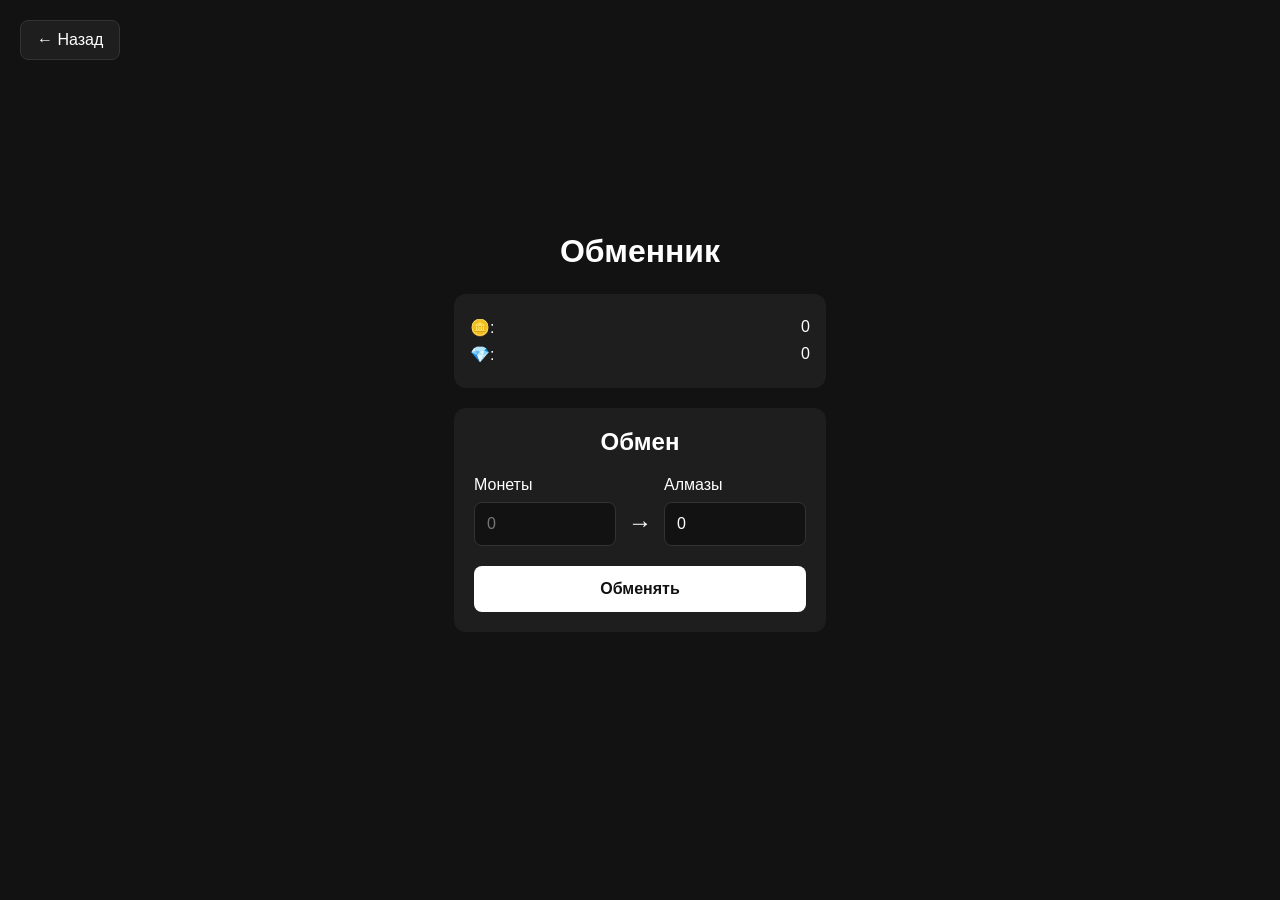
<file: exchange/index.html>
<!DOCTYPE html>
<html lang="ru">
<head>
    <meta charset="UTF-8">
    <meta name="viewport" content="width=device-width, initial-scale=1.0">
    <title>Обменник</title>
    <link rel="stylesheet" href="style.css">
</head>
<body>

    <button id="backButton">← Назад</button>

    <main class="exchange">
        <h1>Обменник</h1>

        <div class="balance">
            <p>🪙: <span id="coins">0</span></p>
            <p>💎: <span id="diamonds">0</span></p>
        </div>

        <section class="exchange-box">
            <h2>Обмен</h2>

            <div class="exchange-row">
                <div class="currency">
                    <span>Монеты</span>
                    <input
                        type="number"
                        id="coinsInput"
                        min="0"
                        placeholder="0"
                    >
                </div>

                <span class="arrow">→</span>

                <div class="currency">
                    <span>Алмазы</span>
                    <div id="diamondsOutput">0</div>
                </div>
            </div>

            <button id="exchangeButton">Обменять</button>
        </section>

        <p id="message"></p>
    </main>

    <script src="script.js"></script>
</body>
</html>
</file>
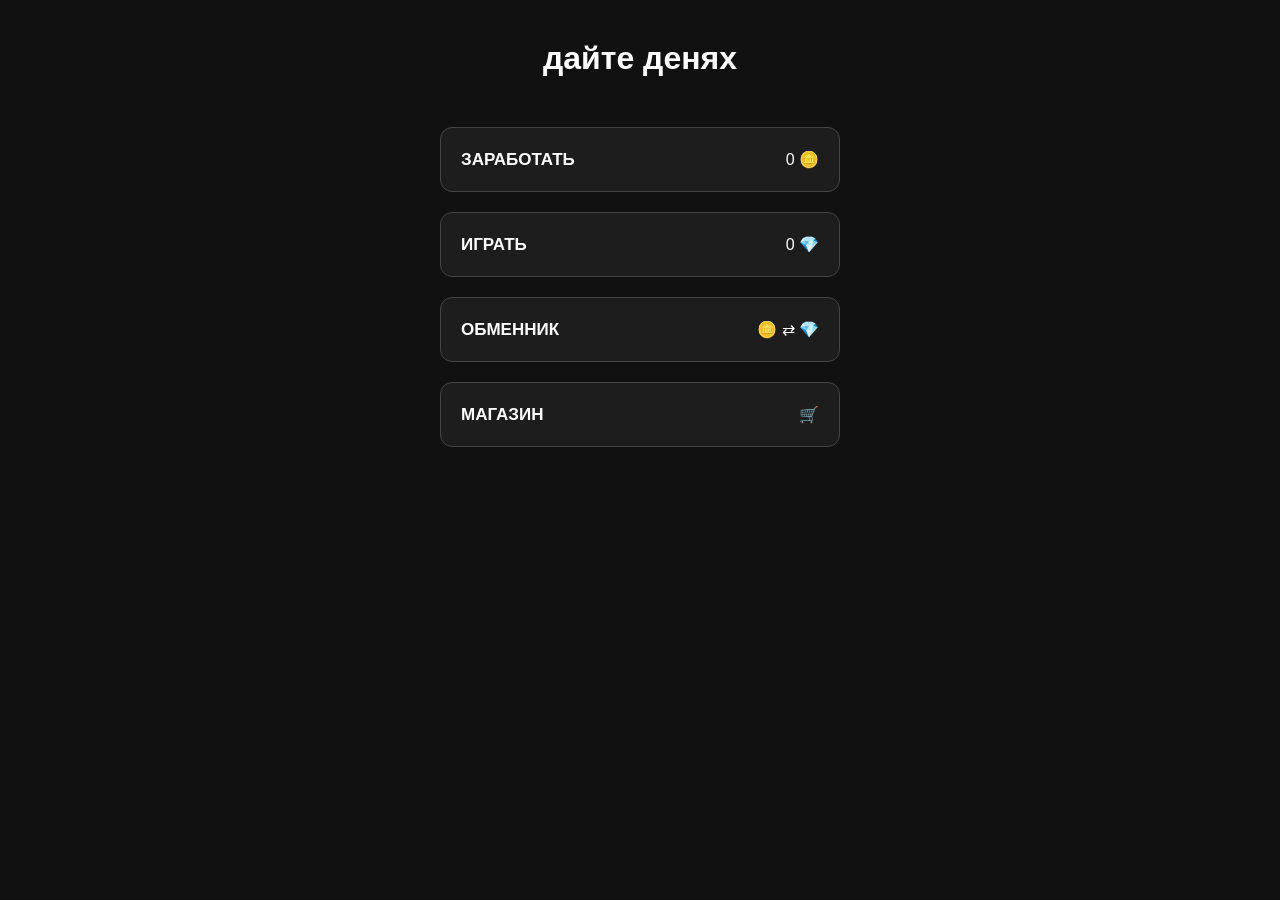
<file: menu/index.html>
<!DOCTYPE html>
<html lang="ru">

<head>
    <meta charset="UTF-8">

    <!-- Чтобы страница нормально отображалась на телефоне -->
    <meta name="viewport" content="width=device-width, initial-scale=1.0">

    <title>Scarpia</title>

    <!-- Подключаем оформление меню -->
    <link rel="stylesheet" href="style.css">
</head>

<body>

    <!-- Название приложения -->
    <h1>дайте денях</h1>


    <!-- Кнопка "Заработать" -->
    <button id="earnButton">
        ЗАРАБОТАТЬ
        <span id="coinsBalance">0 🪙</span>
    </button>


    <!-- Кнопка "Играть" -->
    <button id="playButton">
        ИГРАТЬ
        <span id="gemsBalance">0 💎</span>
    </button>


    <!-- Кнопка "Обменник" -->
    <button id="exchangeButton">
        ОБМЕННИК
        <span>🪙 ⇄ 💎</span>
    </button>


    <!-- Кнопка "Магазин" -->
    <button id="shopButton">
        МАГАЗИН
        <span>🛒</span>
    </button>

    <!-- Общее хранилище валют -->
    <script src="../common/storage.js"></script>

    <!-- JavaScript меню -->
    <script src="script.js"></script>

</body>

</html>
</file>
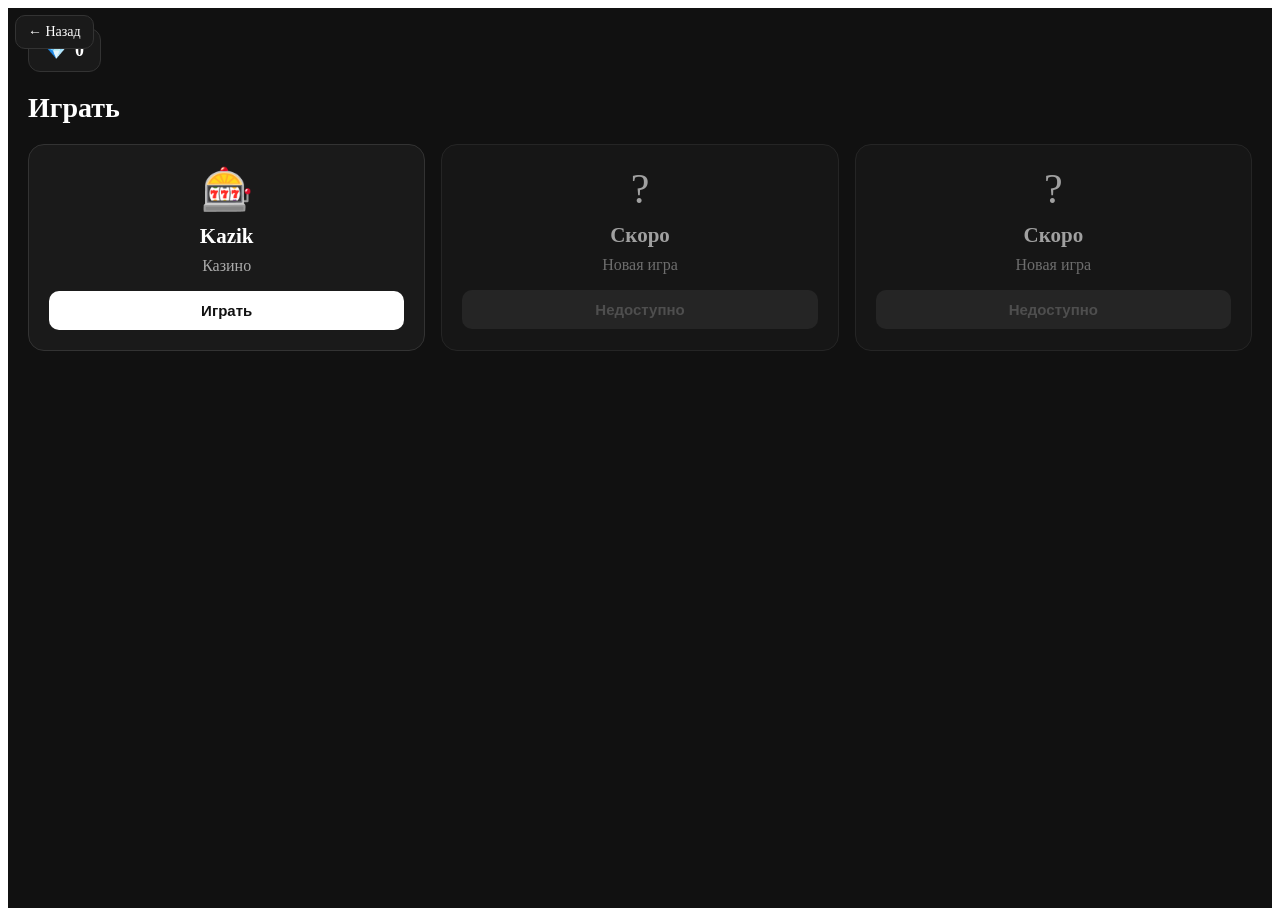
<file: play/index.html>
<!DOCTYPE html>
<html lang="ru">
<head>
    <meta charset="UTF-8">
    <meta name="viewport" content="width=device-width, initial-scale=1.0">

    <title>Играть</title>

    <link rel="stylesheet" href="style.css">
</head>

<body>

    <div id="playPage">

        <a href="../menu/index.html" class="backButton">← Назад</a>

        <div class="balance">
            <span>💎</span>
            <span id="zxcv">0</span>
        </div>

        <h1>Играть</h1>

        <div class="games-grid">

            <!-- Kazik -->
            <div class="game-card" id="kazikGame">
                <div class="game-icon">🎰</div>
                <h2>Kazik</h2>
                <p>Казино</p>
                <button id="kazikButton">Играть</button>
            </div>

            <!-- Заглушка -->
            <div class="game-card placeholder">
                <div class="game-icon">?</div>
                <h2>Скоро</h2>
                <p>Новая игра</p>
                <button disabled>Недоступно</button>
            </div>

            <!-- Заглушка -->
            <div class="game-card placeholder">
                <div class="game-icon">?</div>
                <h2>Скоро</h2>
                <p>Новая игра</p>
                <button disabled>Недоступно</button>
            </div>

        </div>

    </div>

    <script src="script.js"></script>
</body>
</html>
</file>
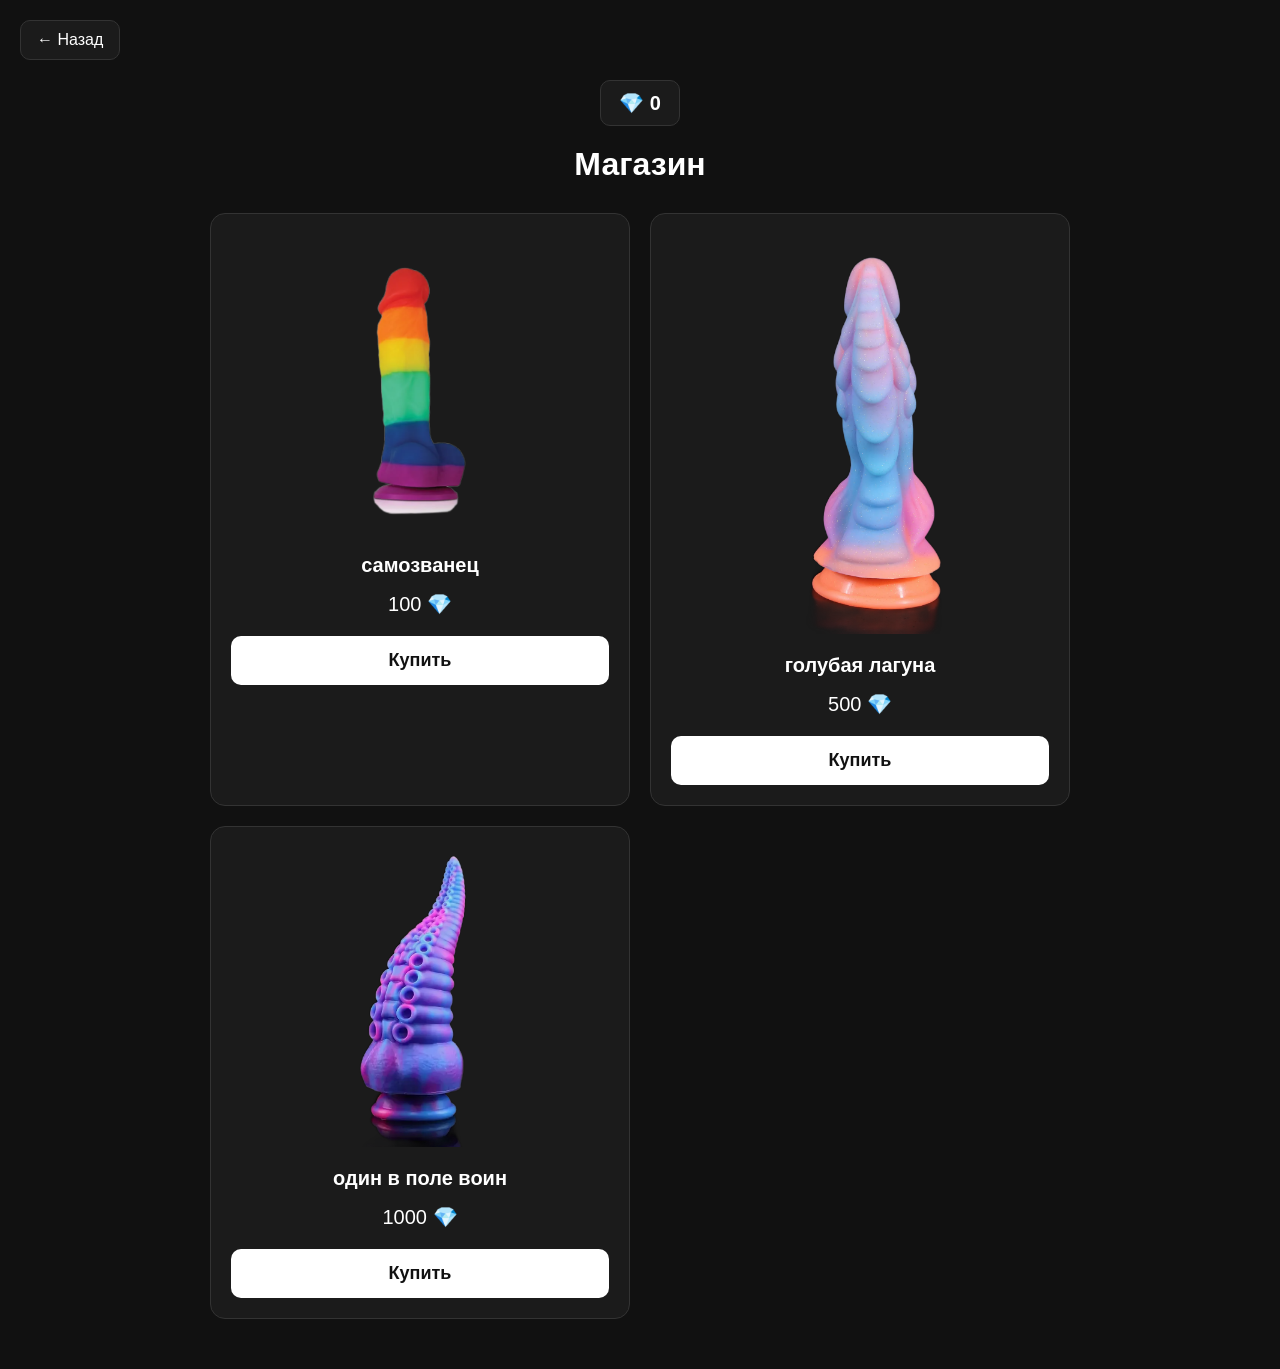
<file: shop/index.html>
<!DOCTYPE html>
<html lang="ru">
<head>
    <meta charset="UTF-8">
    <meta name="viewport" content="width=device-width, initial-scale=1.0">

    <title>Магазин</title>

    <link rel="stylesheet" href="style.css">
</head>

<body>

<body>

    <!-- Кнопка возврата в меню -->
    <button id="backButton">← Назад</button>


    <!-- Основная часть магазина -->
<main class="shop">

    <!-- Общий баланс кристаллов -->
<div class="balance">
    💎 <span id="crystalsBalance">0</span>
</div>

    <!-- Заголовок магазина -->
    <h1>Магазин</h1>

    <!-- Контейнер со всеми товарами -->
    <div class="products">

        <!-- Первая карточка товара -->
        <div class="product">

            <!-- Картинка товара -->
            <img src="qa2.png" alt="самозванец">

            <!-- Название товара -->
            <h2>самозванец</h2>

            <!-- Цена товара -->
            <p class="price">
                100 💎
            </p>

            <!--
                data-price хранит цену товара.
                JS будет брать её автоматически.
            -->
            <button class="buyButton" data-price="100">
                Купить
            </button>

        </div>

        <!-- Вторая карточка товара -->
<div class="product">

    <!-- Картинка второго товара -->
    <img src="qa1.png" alt="голубая лагуна">

    <!-- Название второго товара -->
    <h2>голубая лагуна</h2>

    <!-- Цена второго товара -->
    <p class="price">
        500 💎
    </p>

    <!-- Кнопка покупки -->
    <button class="buyButton" data-price="500">
        Купить
    </button>

</div>

        <!-- Третья карточка товара -->
<div class="product">

    <!-- Картинка товара -->
    <img src="qa.png" alt="один в поле воин">

    <!-- Название товара -->
    <h2>один в поле воин</h2>

    <!-- Цена товара -->
    <p class="price">
        1000 💎
    </p>

    <!-- Кнопка покупки -->
    <button class="buyButton" data-price="1000">
        Купить
    </button>

</div>

        <!--
            ЗДЕСЬ ПОТОМ МОЖНО ДОБАВЛЯТЬ НОВЫЕ КАРТОЧКИ
        -->

    </div>

    <!-- Сообщение после покупки -->
    <p id="message"></p>

</main>

    <script src="script.js"></script>

</body>
</html>
</file>
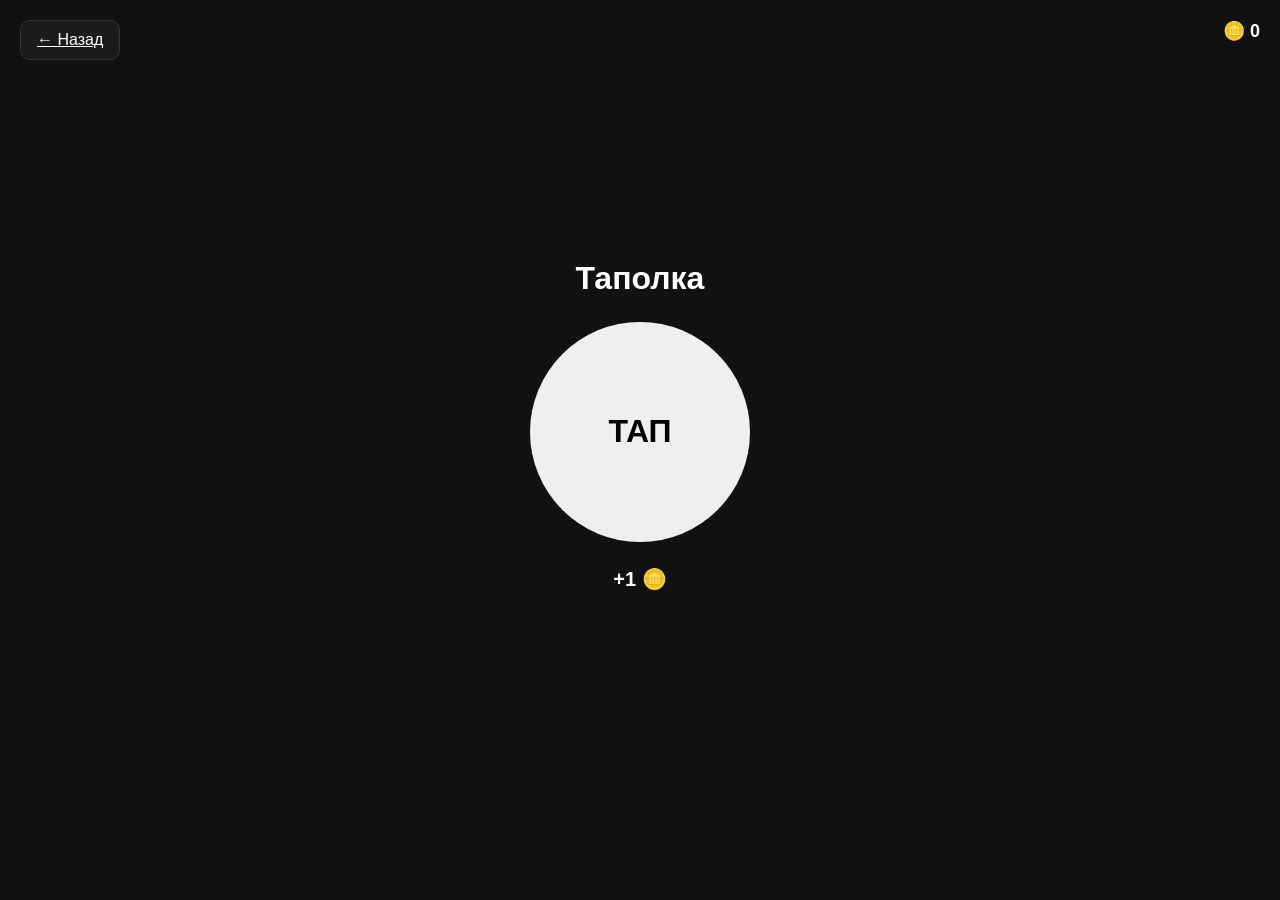
<file: earn/games/tapok/index.html>
<!DOCTYPE html>
<html lang="ru">
<head>
    <meta charset="UTF-8">
    <meta name="viewport" content="width=device-width, initial-scale=1.0">

    <title>Таполка</title>

    <link rel="stylesheet" href="style.css">
</head>

<body>

    <!-- Кнопка назад в раздел заработка -->
<a href="../../index.html" class="backButton">← Назад</a>
    
    <!-- Баланс -->
    <div class="balance">
        🪙 <span id="balance">0</span>
    </div>

    <!-- Игра -->
    <main class="game">

        <h1>Таполка</h1>

        <div class="tap-area">
            <button id="tapButton">ТАП</button>
        </div>

        <div class="reward">
            +1 🪙
        </div>

    </main>

    <script src="script.js"></script>

</body>
</html>
</file>
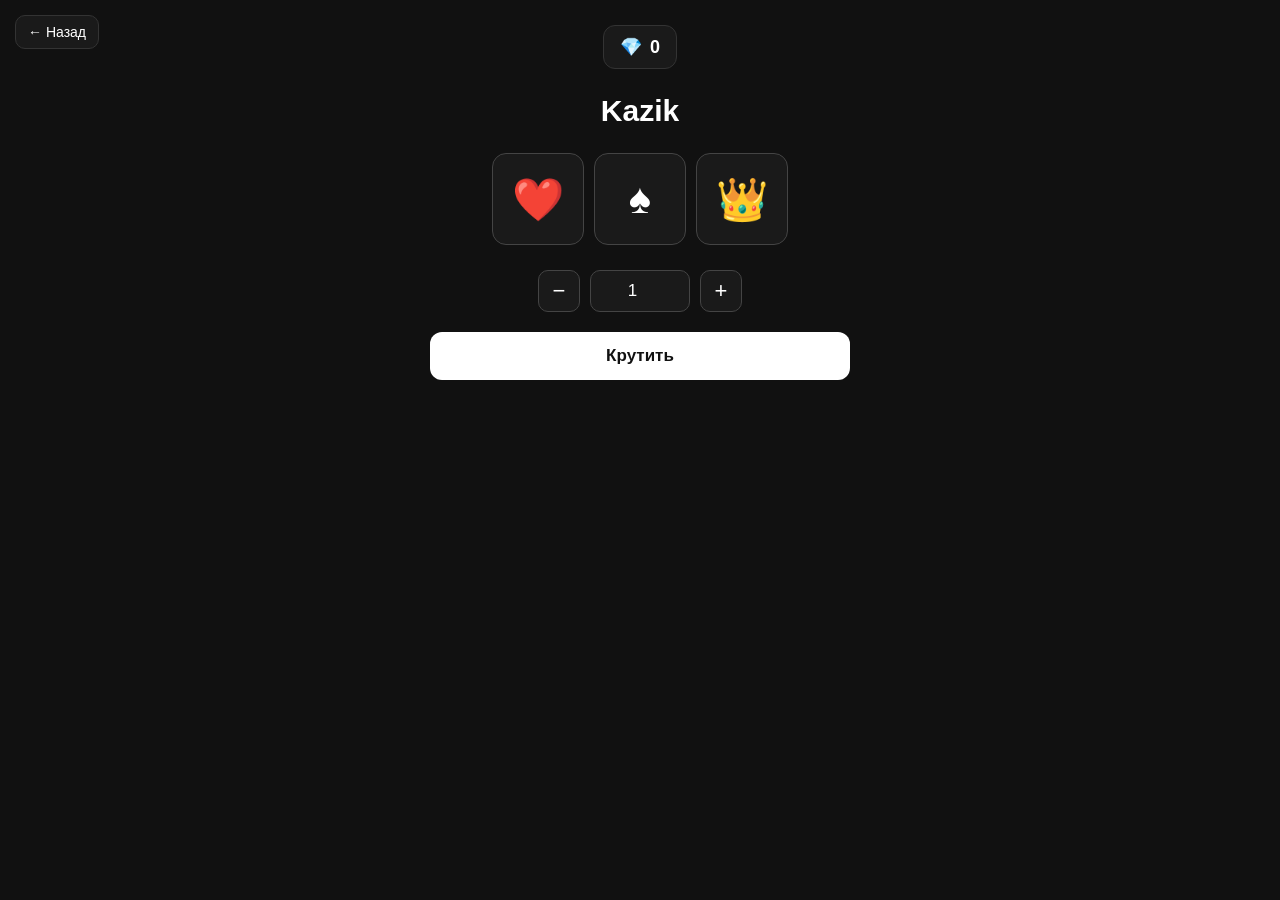
<file: play/games/kazik/index.html>
<!DOCTYPE html>
<html lang="ru">
<head>
    <meta charset="UTF-8">
    <meta name="viewport" content="width=device-width, initial-scale=1.0">

    <title>Kazik</title>

    <link rel="stylesheet" href="style.css">
</head>

<body>

    <!-- Кнопка назад -->
<a href="../../index.html" class="backButton">← Назад</a>

    <main class="kazik">

        <!-- Баланс -->
        <div class="balance">
            <span>💎</span>
            <span id="zxcv">0</span>
        </div>

        <h1>Kazik</h1>

        <!-- Слоты -->
        <div class="slots">

            <div class="slot" id="slot1">❤️</div>
            <div class="slot" id="slot2">♠️</div>
            <div class="slot" id="slot3">👑</div>

        </div>

        <!-- Ставка -->
        <div class="bet">

            <button id="minusBet">−</button>

            <input
                type="number"
                id="betInput"
                value="1"
                min="1"
            >

            <button id="plusBet">+</button>

        </div>

        <!-- Кнопка игры -->
        <button id="spinButton">
            Крутить
        </button>

        <!-- Результат -->
        <div id="result"></div>

    </main>

    <!-- Общий storage проекта -->
    <script src="../../../common/storage.js"></script>

    <!-- Логика Kazik -->
    <script src="script.js"></script>

</body>
</html>
</file>
<file: exchange/style.css>
* {
    box-sizing: border-box;
    margin: 0;
    padding: 0;
}

body {
    min-height: 100vh;
    background: #121212;
    color: #ffffff;
    font-family: Arial, sans-serif;
    display: flex;
    justify-content: center;
    align-items: center;
}

.exchange {
    width: 100%;
    max-width: 420px;
    padding: 24px;
}

h1 {
    text-align: center;
    margin-bottom: 24px;
}

.balance {
    background: #1e1e1e;
    border-radius: 12px;
    padding: 16px;
    margin-bottom: 20px;
}

.balance p {
    display: flex;
    justify-content: space-between;
    margin: 8px 0;
}

.exchange-box {
    background: #1e1e1e;
    border-radius: 12px;
    padding: 20px;
}

.exchange-box h2 {
    text-align: center;
    margin-bottom: 20px;
}

.exchange-row {
    display: flex;
    align-items: center;
    gap: 12px;
}

.currency {
    flex: 1;
}

.currency span {
    display: block;
    margin-bottom: 8px;
}

.currency input,
#diamondsOutput {
    width: 100%;
    height: 44px;
    border: 1px solid #333333;
    border-radius: 8px;
    background: #121212;
    color: #ffffff;
    padding: 0 12px;
    font-size: 16px;
}

#diamondsOutput {
    display: flex;
    align-items: center;
}

.arrow {
    font-size: 24px;
    margin-top: 24px;
}

#exchangeButton {
    width: 100%;
    height: 46px;
    margin-top: 20px;
    border: none;
    border-radius: 8px;
    background: #ffffff;
    color: #121212;
    font-size: 16px;
    font-weight: bold;
    cursor: pointer;
}

#exchangeButton:active {
    transform: scale(0.98);
}

#message {
    text-align: center;
    margin-top: 16px;
    min-height: 20px;
}
#backButton {
    position: fixed;
    top: 20px;
    left: 20px;

    padding: 10px 16px;

    border: 1px solid #333333;
    border-radius: 8px;

    background: #1e1e1e;
    color: #ffffff;

    font-size: 16px;
    cursor: pointer;
}

#backButton:active {
    transform: scale(0.97);
}
</file>
<file: menu/style.css>
/* Убираем стандартные отступы браузера */
* {
    box-sizing: border-box;
}


/* Вся страница */
body {
    margin: 0;
    min-height: 100vh;

    /* Располагаем элементы вертикально */
    display: flex;
    flex-direction: column;
    align-items: center;

    /* Отступ сверху */
    padding-top: 40px;

    /* Цвет фона */
    background: #111111;

    /* Цвет текста */
    color: white;

    /* Шрифт */
    font-family: Arial, sans-serif;
}


/* Название Scarpia */
h1 {
    margin: 0 0 50px 0;

    font-size: 32px;
    font-weight: bold;
}


/* Все кнопки меню */
button {
    width: 90%;
    max-width: 400px;
    min-height: 65px;

    margin-bottom: 20px;
    padding: 0 20px;

    border: 1px solid #444444;
    border-radius: 12px;

    background: #1d1d1d;
    color: white;

    font-size: 17px;
    font-weight: bold;

    cursor: pointer;

    /* Размещаем содержимое кнопки по краям */
    display: flex;
    align-items: center;
    justify-content: space-between;
}


/* Эффект при наведении мыши */
button:hover {
    background: #292929;
}


/* Баланс монет и алмазов */
button span {
    font-size: 16px;
    font-weight: normal;
}
</file>
<file: play/style.css>
/* Страница Играть */
#playPage {
    min-height: 100vh;
    padding: 20px;
    box-sizing: border-box;
    background: #111;
    color: #fff;
}

/* Заголовок */
#playPage h1 {
    margin: 20px 0;
    font-size: 28px;
    font-weight: 700;
}

/* Общий баланс */
#playPage .balance {
    display: flex;
    align-items: center;
    gap: 8px;

    width: fit-content;
    padding: 10px 16px;

    border: 1px solid #333;
    border-radius: 12px;
    background: #1a1a1a;

    font-size: 18px;
    font-weight: 600;
}

/* Сетка игр */
.games-grid {
    display: grid;
    grid-template-columns: repeat(auto-fit, minmax(180px, 1fr));
    gap: 16px;
}

/* Карточка игры */
.game-card {
    padding: 20px;
    border: 1px solid #333;
    border-radius: 16px;
    background: #1a1a1a;
    text-align: center;
}

/* Иконка */
.game-icon {
    font-size: 42px;
    margin-bottom: 10px;
}

/* Название */
.game-card h2 {
    margin: 8px 0;
    font-size: 21px;
}

/* Описание */
.game-card p {
    margin: 0 0 16px;
    color: #aaa;
}

/* Кнопка */
.game-card button {
    width: 100%;
    padding: 11px 16px;

    border: none;
    border-radius: 10px;

    background: #fff;
    color: #111;

    font-size: 15px;
    font-weight: 600;
    cursor: pointer;
}

/* Недоступная кнопка */
.game-card button:disabled {
    background: #333;
    color: #777;
    cursor: not-allowed;
}

/* Заглушки */
.game-card.placeholder {
    opacity: 0.6;
}
/* Кнопка назад */
.backButton {
    position: absolute;
    top: 15px;
    left: 15px;

    color: #fff;
    text-decoration: none;

    padding: 8px 12px;

    background: #1a1a1a;
    border: 1px solid #333;
    border-radius: 10px;

    font-size: 14px;
}

.backButton:hover {
    background: #222;
}
</file>
<file: shop/style.css>
/* ============================= */
/* СБРОС СТАНДАРТНЫХ СТИЛЕЙ */
/* ============================= */

* {
    box-sizing: border-box;
    margin: 0;
    padding: 0;
}


/* ============================= */
/* ОСНОВНАЯ СТРАНИЦА */
/* ============================= */

body {
    background: #111;
    color: #fff;
    font-family: Arial, sans-serif;
    min-height: 100vh;
}


/* ============================= */
/* КНОПКА "НАЗАД" */
/* ============================= */

#backButton {
    position: absolute;

    top: 20px;
    left: 20px;

    padding: 10px 16px;

    border: 1px solid #333;
    border-radius: 10px;

    background: #1b1b1b;
    color: #fff;

    font-size: 16px;

    cursor: pointer;
}

/* Наведение на кнопку */
#backButton:hover {
    background: #292929;
}


/* ============================= */
/* ОСНОВНОЙ КОНТЕЙНЕР МАГАЗИНА */
/* ============================= */

.shop {
    width: 100%;
    max-width: 900px;

    margin: 0 auto;

    padding: 80px 20px 30px;

    text-align: center;
}


/* Заголовок магазина */

.shop h1 {
    font-size: 32px;

    margin-bottom: 30px;
}


/* ============================= */
/* КОНТЕЙНЕР ТОВАРОВ */
/* ============================= */

.products {
    display: grid;

    grid-template-columns: repeat(2, 1fr);

    gap: 20px;
}


/* ============================= */
/* КАРТОЧКА ТОВАРА */
/* ============================= */

.product {
    background: #1b1b1b;

    border: 1px solid #333;

    border-radius: 15px;

    padding: 20px;

    text-align: center;
}


/* ============================= */
/* КАРТИНКА ТОВАРА */
/* ============================= */

.product img {
    width: 100%;

    max-width: 300px;

    height: auto;

    display: block;

    margin: 0 auto 20px;

    border-radius: 10px;
}


/* ============================= */
/* НАЗВАНИЕ ТОВАРА */
/* ============================= */

.product h2 {
    font-size: 20px;

    margin-bottom: 15px;
}


/* ============================= */
/* ЦЕНА ТОВАРА */
/* ============================= */

.price {
    font-size: 20px;

    margin-bottom: 20px;
}


/* ============================= */
/* КНОПКА "КУПИТЬ" */
/* ============================= */

.buyButton {
    width: 100%;

    padding: 14px;

    border: none;

    border-radius: 10px;

    background: #fff;
    color: #111;

    font-size: 18px;

    font-weight: bold;

    cursor: pointer;
}


/* Наведение на кнопку */

.buyButton:hover {
    opacity: 0.85;
}


/* ============================= */
/* СООБЩЕНИЕ ПОСЛЕ ПОКУПКИ */
/* ============================= */

#message {
    margin-top: 20px;

    font-size: 16px;
}


/* ============================= */
/* ТЕЛЕФОН */
/* ============================= */

@media (max-width: 600px) {

    /* Карточки становятся в один столбец */
    .products {
        grid-template-columns: 1fr;
    }

    /* Немного уменьшаем заголовок */
    .shop h1 {
        font-size: 28px;
    }

}
/* ============================= */
/* КНОПКА ПОСЛЕ ПОКУПКИ */
/* ============================= */

.buyButton:disabled {
    background: #333;
    color: #777;
    cursor: default;
    opacity: 1;
}
/* ============================= */
/* БАЛАНС КРИСТАЛЛОВ */
/* ============================= */

.balance {
    display: inline-block;

    margin-bottom: 20px;
    padding: 10px 18px;

    background: #1b1b1b;
    border: 1px solid #333;
    border-radius: 10px;

    font-size: 20px;
    font-weight: bold;
}
</file>
<file: earn/games/tapok/style.css>
* {
    box-sizing: border-box;
    margin: 0;
    padding: 0;
}

body {
    min-height: 100vh;
    padding: 20px;

    font-family: Arial, sans-serif;

    /* Цвет фона */
    background: #111111;

    /* Цвет текста */
    color: white;
}

/* Баланс */

.balance {
    position: absolute;
    top: 20px;
    right: 20px;

    font-size: 18px;
    font-weight: 700;
}

/* Основная часть */

.game {
    min-height: 90vh;

    display: flex;
    flex-direction: column;
    align-items: center;
    justify-content: center;

    gap: 25px;
}

/* Заголовок */

h1 {
    font-size: 32px;
}

/* Область нажатия */

.tap-area {
    display: flex;
    align-items: center;
    justify-content: center;
}

/* Кнопка */

#tapButton {
    width: 220px;
    height: 220px;

    border: none;
    border-radius: 50%;

    font-size: 32px;
    font-weight: 800;

    cursor: pointer;

    user-select: none;
    -webkit-tap-highlight-color: transparent;

    transition: transform 0.08s ease;
}

/* Эффект нажатия */

#tapButton:active {
    transform: scale(0.93);
}
/* Кнопка "Назад" */
.backButton {
    position: absolute;
    top: 20px;
    left: 20px;

    padding: 10px 16px;
    border: 1px solid #333;
    border-radius: 10px;

    background: #1b1b1b;
    color: #fff;

    font-size: 16px;
    cursor: pointer;
}

/* Эффект при наведении */
.backButton:hover {
    background: #292929;
}

/* Награда */

.reward {
    font-size: 20px;
    font-weight: 600;
}
</file>
<file: play/games/kazik/style.css>
/* Общая страница */
body {
    margin: 0;
    min-height: 100vh;

    background: #111;
    color: #fff;

    font-family: Arial, sans-serif;
}


/* Основной блок */
.kazik {
    width: min(100% - 30px, 450px);
    margin: 0 auto;
    padding: 25px 15px;

    box-sizing: border-box;
    text-align: center;
}


/* Баланс */
.balance {
    display: inline-flex;
    align-items: center;
    gap: 8px;

    padding: 10px 16px;

    background: #1a1a1a;
    border: 1px solid #333;
    border-radius: 12px;

    font-size: 18px;
    font-weight: bold;
}


/* Заголовок */
h1 {
    margin: 25px 0;

    font-size: 30px;
}


/* Слоты */
.slots {
    display: flex;
    justify-content: center;
    gap: 10px;

    margin-bottom: 25px;
}


.slot {
    display: flex;
    align-items: center;
    justify-content: center;

    width: 90px;
    height: 90px;

    background: #1a1a1a;
    border: 1px solid #444;
    border-radius: 14px;

    font-size: 42px;
}


/* Ставка */
.bet {
    display: flex;
    align-items: center;
    justify-content: center;
    gap: 10px;

    margin-bottom: 20px;
}


.bet button {
    width: 42px;
    height: 42px;

    border: 1px solid #444;
    border-radius: 10px;

    background: #1a1a1a;
    color: #fff;

    font-size: 22px;
    cursor: pointer;
}


#betInput {
    width: 100px;
    height: 42px;

    box-sizing: border-box;

    border: 1px solid #444;
    border-radius: 10px;

    background: #1a1a1a;
    color: #fff;

    text-align: center;
    font-size: 17px;
}


/* Кнопка Крутить */
#spinButton {
    width: 100%;
    padding: 14px;

    border: none;
    border-radius: 12px;

    background: #fff;
    color: #111;

    font-size: 17px;
    font-weight: bold;

    cursor: pointer;
}


#spinButton:disabled {
    opacity: 0.5;
    cursor: not-allowed;
}


/* Результат */
#result {
    min-height: 24px;
    margin-top: 18px;

    font-size: 16px;
    font-weight: bold;
}


/* Телефон */
@media (max-width: 400px) {

    .slot {
        width: 75px;
        height: 75px;

        font-size: 35px;
    }

    h1 {
        font-size: 26px;
    }
}
/* Кнопка назад */
.backButton {
    position: absolute;
    top: 15px;
    left: 15px;

    color: #fff;
    text-decoration: none;

    padding: 8px 12px;

    background: #1a1a1a;
    border: 1px solid #333;
    border-radius: 10px;

    font-size: 14px;
}

.backButton:hover {
    background: #222;
}
</file>
